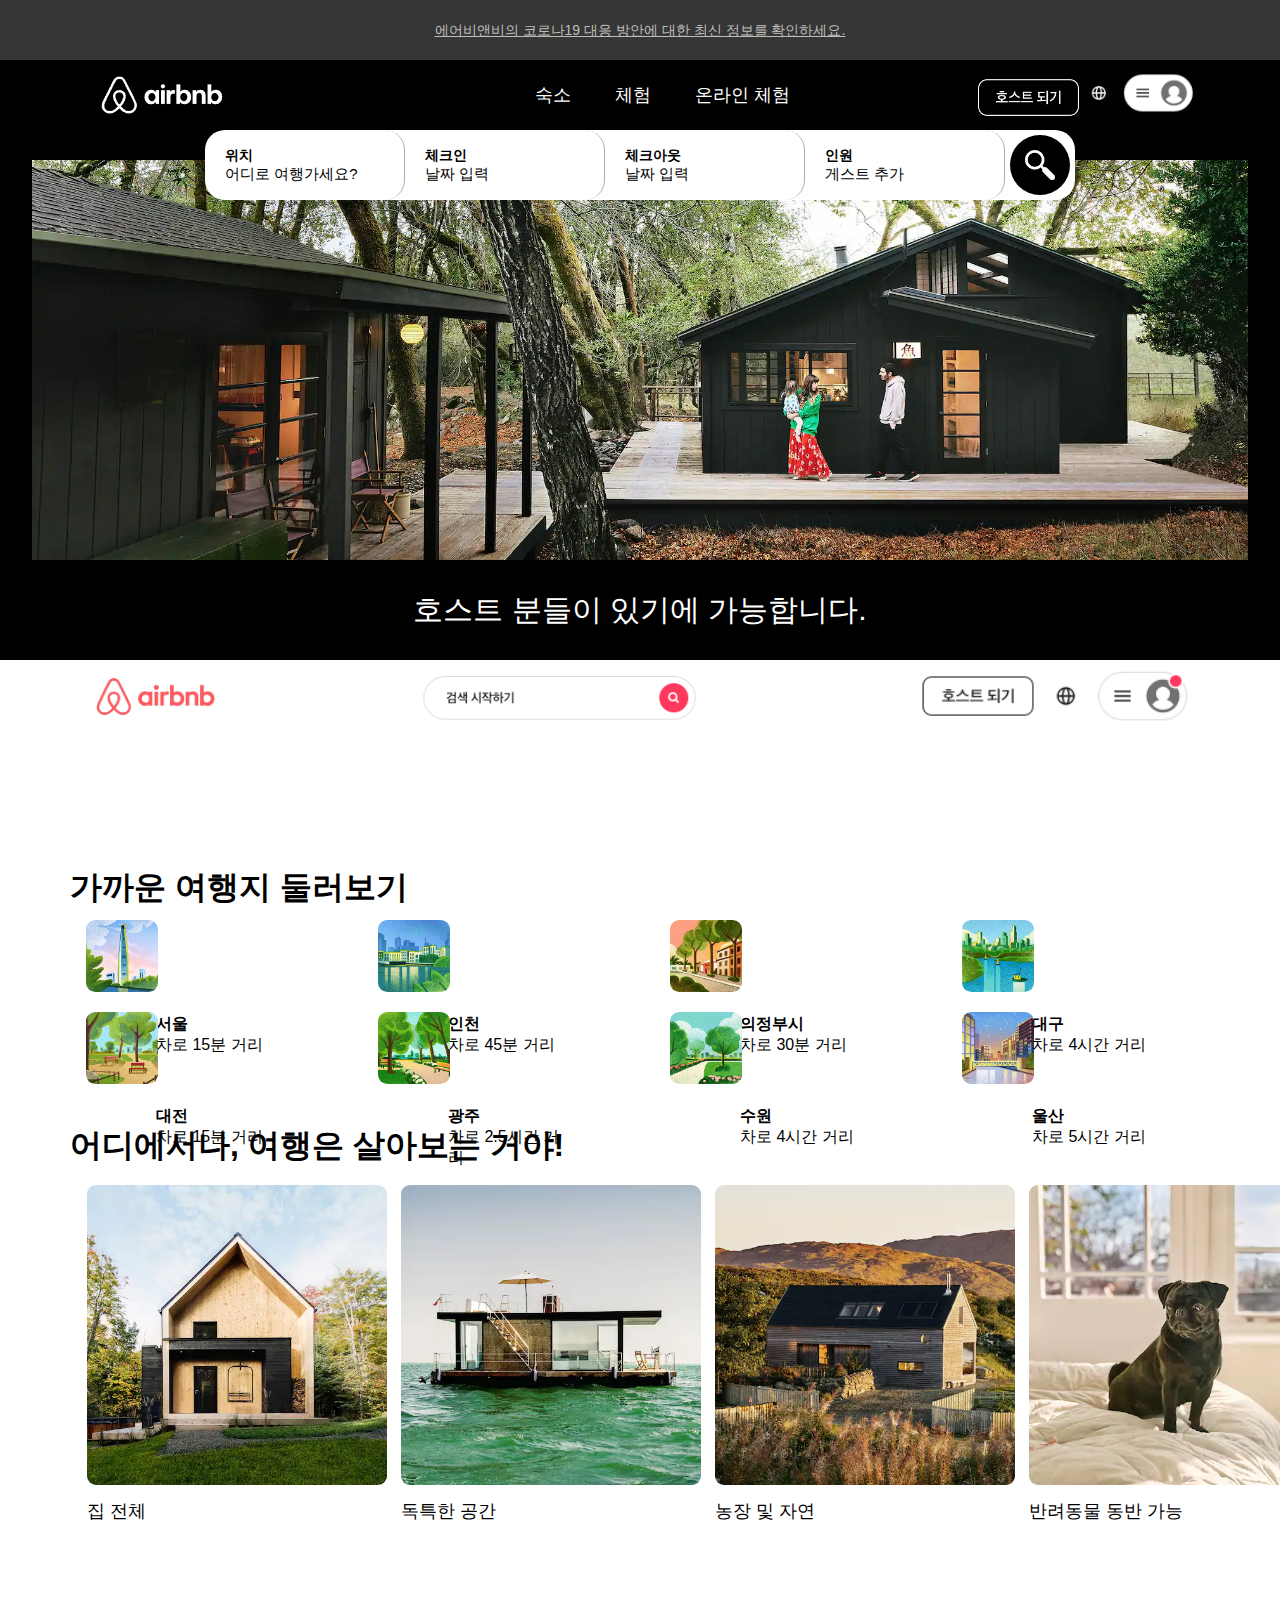
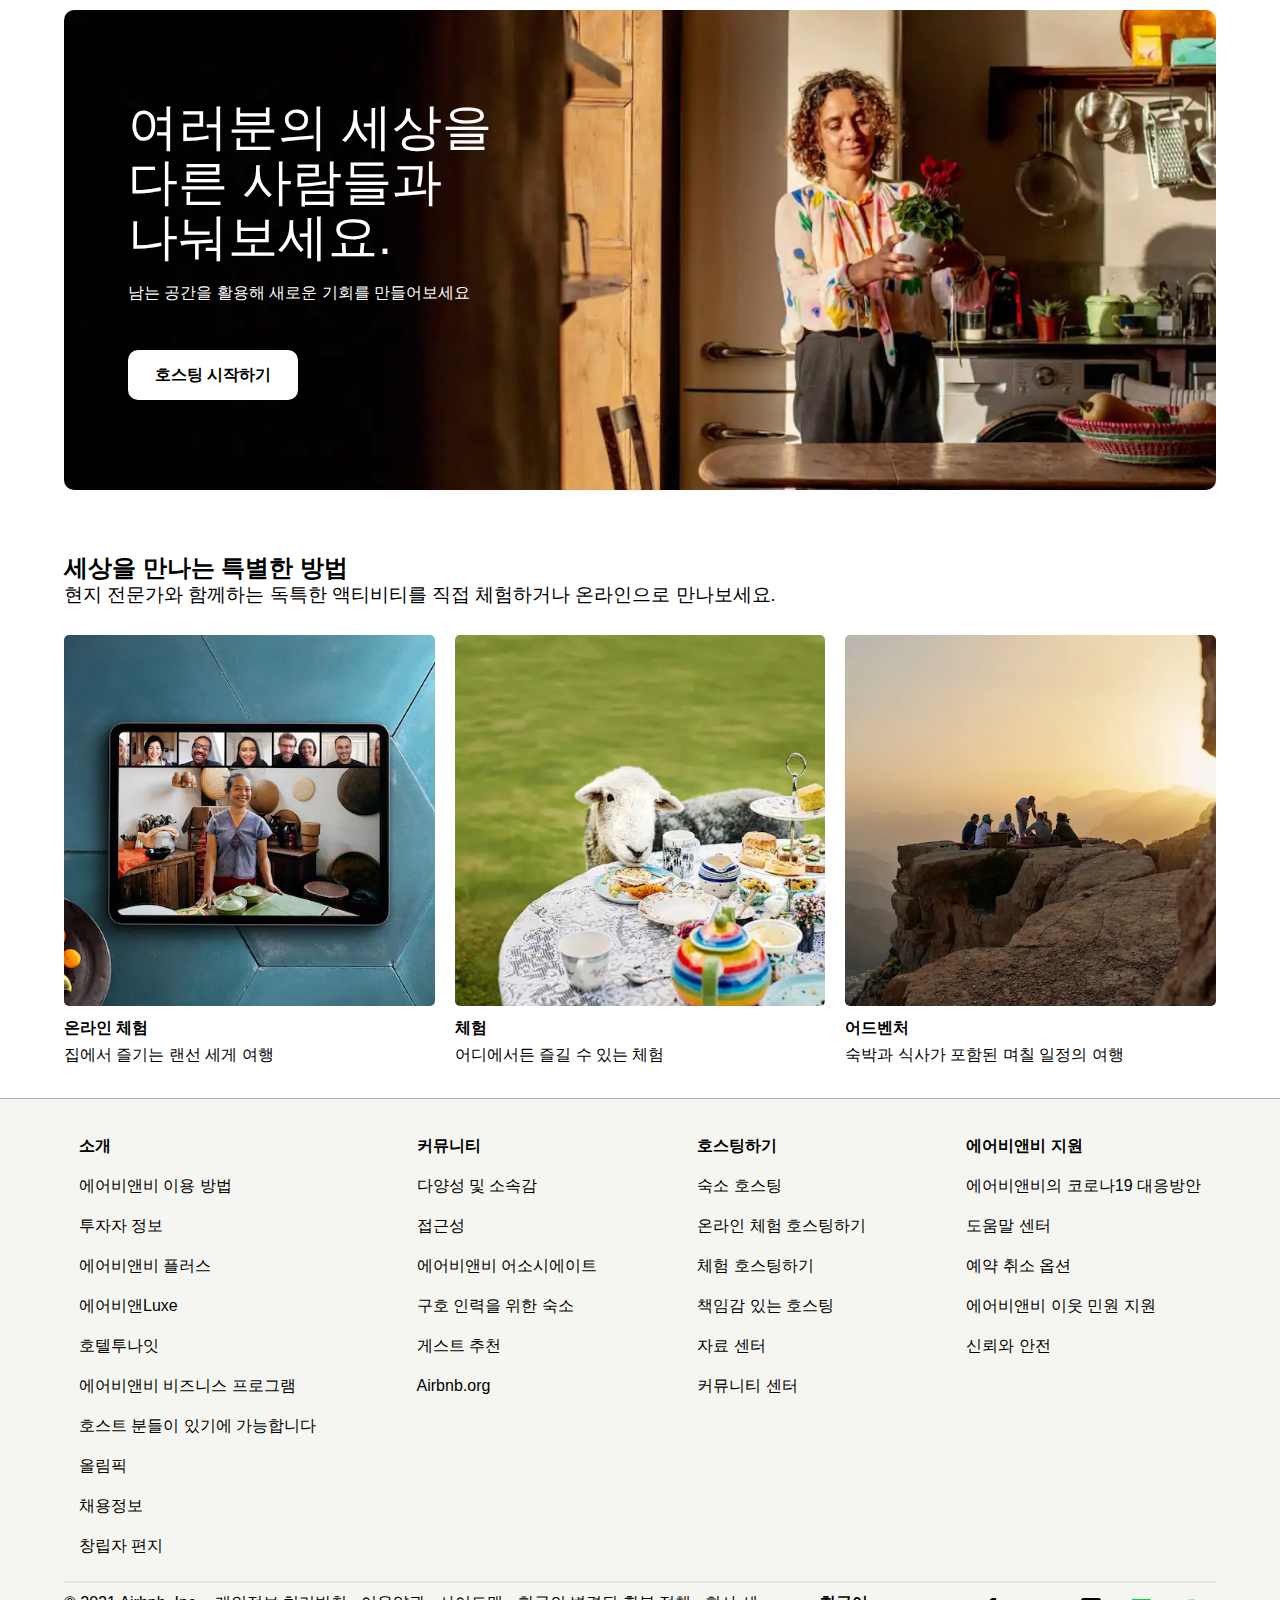
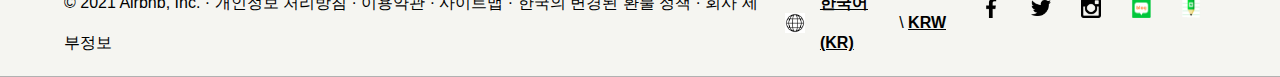
<file: index.html>
<!DOCTYPE html>
<html>
  <head>
    <meta charset="utf-8" />
    <title>Airbnb</title>
    <link rel="stylesheet" type="text/css" href="css/style.css"/>
  </head>



  <body>
    <!-- 아영 -->
    <div id="ayoung">
      <header>
        <div class="grayheader">
          <span class="info">
            <a href="https://www.airbnb.co.kr">에어비앤비의 코로나19 대응 방안에 대한 최신 정보를 확인하세요.</a>
          </span>
        </div>
      </header>
      <main>
        <div class="blackbox top">
          <img class="icon" src=img/logo.png width="140px" height="45px" alt="airbnb logo">
          <div class="words">
            <div class="wordinside">숙소</div>
            <div class="wordinside">체험</div>
            <div class="wordinside">온라인 체험</div>
          </div>
          <div class="righticon">
            <img id="hosticon" src=img/hosticon.png width="110px" height="45px" alt="hosticon">
            <img id="globalperson" src=img/globalperson.png width="110px" height="45px" alt="globalperson">
          </div>
        </div>
        <div class="whiteboxlayout">
          <div class="whitebox">
            <div class="title">위치</div>
            <div class="what">어디로 여행가세요?</div>
          </div>
          <div class="whitebox">
            <div class="title">체크인</div>
            <div class="what">날짜 입력</div>
          </div>
          <div class="whitebox">
            <div class="title">체크아웃</div>
            <div class="what">날짜 입력</div>
          </div>
          <div class="whitebox">
            <div class="title">인원</div>
            <div class="what">게스트 추가</div>
          </div>
          <div class="searchbox">
            <img id="search" src="img/search.png" width="30px" height="30px" alt="search icon">
          </div>
        </div>
        <div class="blackbox">
          <img id="house" src=img/house.png width="95%" height="400px" alt="house">
        </div>
        <div class="blackbox" id="host">호스트 분들이 있기에 가능합니다.</div>
      </main>

    </div>

    <!-- 인규 -->
    
      <!--header-->
      <header>
        <div class = "container" id="flex">
          <div class = "header-container">
            <span class="logo">
                <a href = "https://www.airbnb.co.kr">
                  <img class="icon" src="img/airbnb_logo.jpg" alt="airbnb logo"/>
                </a>
            </span>
          </div>
          <div class = "header-container">
            <span class="search">
              <img class="search-bar" src="img/airbnb_searchbar.jpg" alt="airbnb search bar"/>
            </span>
          </div>
          <div class = "header-container">
            <span>
              <img class= "icon-list" src="img/airbnb_icon_list.jpg" alt="airbnb icon list"/>
            </span>
          </div>
        </div>  
      </header>


      <!--body-->
    <div id = "NQ">
      <h2 class = "header">가까운 여행지 둘러보기</h2>
      <div class = "places">

        <div class = "container" id="flex">
        <!--위치-1-->
          <div class = "place-container">
            <img class= "place-photo" src="img/airbnb_서울.jpg"/> 
            <span class = "place-info"> 
              <br>
              <span class = "place-name">서울</span><br>
              <span class = "place-arrivaltime">차로 15분 거리  </span>
            </span>
          </div>


          <!--위치-2-->
          <div class = "place-container">
            <img class= "place-photo" src="img/airbnb_인천.jpg"/> 
            <span class = "place-info"> 
              <br>
              <span class = "place-name">인천</span><br>
              <span class = "place-arrivaltime">차로 45분 거리</span>
            </span>
          </div>


          <!--위치-3-->
          <div class = "place-container">
            <img class= "place-photo" src="img/airbnb_의정부시.jpg"/> 
            <span class = "place-info"> 
              <br>
              <span class = "place-name">의정부시</span><br>
              <span class = "place-arrivaltime">차로 30분 거리</span>
            </span>
          </div>


          <!--위치-4-->
          <div class = "place-container">
            <img class= "place-photo" src="img/airbnb_대구.jpg"/> 
            <span class = "place-info"> 
              <br>
              <span class = "place-name">대구</span><br>
              <span class = "place-arrivaltime">차로 4시간 거리</span>
            </span>
          </div>
        </div>


        <div class = "container" id="flex">
          <!--위치-5-->
          <div class = "place-container">
            <img class= "place-photo" src="img/airbnb_대전.jpg"/> 
            <span class = "place-info"> 
              <br>
              <span class = "place-name">대전</span><br>
              <span class = "place-arrivaltime">차로 15분 거리</span>
            </span>
          </div>

          <!--위치-6-->
          <div class = "place-container">
            <img class= "place-photo" src="img/airbnb_광주.jpg"/> 
            <span class = "place-info"> 
              <br>
              <span class = "place-name">광주</span><br>
              <span class = "place-arrivaltime">차로 2.5시간 거리</span>
            </span>
          </div>

          <!--위치-7-->
          <div class = "place-container">
            <img class= "place-photo" src="img/airbnb_수원.jpg"/> 
            <span class = "place-info"> 
              <br>
              <span class = "place-name">수원</span><br>
              <span class = "place-arrivaltime">차로 4시간 거리</span>
            </span>
          </div>


          <!--위치-8-->
          <div class = "place-container">
            <img class= "place-photo" src="img/airbnb_울산.jpg"/> 
            <span class = "place-info"> 
              <br>
              <span class = "place-name">울산</span><br>
              <span class = "place-arrivaltime">차로 5시간 거리</span>
            </span>
          </div>

        </div>




        <h2 class = "header">어디에서나, 여행은 살아보는 거야!</h2>

        

        <div class = "place-types">
          <div class = "container" id="flex">
            <!--장소-타입-1-->
            <div class = "house-type-container">
              <img class= "house-type-photo" src="img/airbnb_집전체.jpg" width = "300px" alt= "photo of house"/>
              <div class = "house-type-name">집 전체</div>
            </div>
            <!--장소-타입-2-->
            <div class = "house-type-container">
              <img class= "house-type-photo" src="img/airbnb_독특한공간.jpg" width = "300px" alt= "photo of house"/>
              <div class = "house-type-name">독특한 공간</div>
            </div>
            <!--장소-타입-3-->
            <div class = "house-type-container">
              <img class= "house-type-photo" src="img/airbnb_농장및자연.jpg" width = "300px" alt= "photo of house"/>
              <div class = "house-type-name">농장 및 자연</div>
            </div>
            <!--장소-타입-4-->
            <div class = "house-type-container">
              <img class= "house-type-photo" src="img/airbnb_반려동물.jpg" width = "300px" alt= "photo of house"/>
              <div class = "house-type-name">반려동물 동반 가능</div>
            </div>
          </div>
        </div>

      </div>
    </div>



    <!-- 지우 -->
    <div id='jw'>
      <div class='jw-starthosting'>
        <div class='jw-starthosting-title'>여러분의 세상을<br>다른 사람들과<br>나눠보세요.</div>
        <div>남는 공간을 활용해 새로운 기회를 만들어보세요</div>
        <b class='jw-starthosting-button'>호스팅 시작하기</b>
      </div>
      <div class='jw-specific'>
        <h2>세상을 만나는 특별한 방법</h2>
        <h3>현지 전문가와 함께하는 독특한 액티비티를 직접 체험하거나 온라인으로 만나보세요.</h3><br>
        <div class='jw-specific-content'>
          <div class='jw-specific-img'>
            <img src='img/dhsfkdlscpgja.webp'>
            <div class='jw-expl'>
              <b>온라인 체험</b><br>
              <div>집에서 즐기는 랜선 세게 여행</div>
            </div>
          </div>
          <div class='jw-specific-img jw-expr'>
            <img src='img/cpgja.webp'>
            <div class='jw-expl'>
              <b>체험</b><br>
              <div>어디에서든 즐길 수 있는 체험</div>
            </div>
          </div>
          <div class='jw-specific-img'>
            <img src='img/djemqpscj.webp'>
            <div class='jw-expl'>
              <b>어드벤처</b><br>
              <div>숙박과 식사가 포함된 며칠 일정의 여행</div>
            </div>
          </div>
        </div>
      </div>
      <footer>
        <div class='jw-footer-links'>
          <section class='jw-box'>
            <h4 class='jw-url-heading'>소개</h4>
            <ul class='jw-ul'>
              <li class='url-list'>에어비앤비 이용 방법</li> 
              <li class='url-list'>투자자 정보</li> 
              <li class='url-list'>에어비앤비 플러스</li>
              <li class='url-list'>에어비앤Luxe</li>
              <li class='url-list'>호텔투나잇</li>
              <li class='url-list'>에어비앤비 비즈니스 프로그램</li>
              <li class='url-list'>호스트 분들이 있기에 가능합니다</li>
              <li class='url-list'>올림픽</li>
              <li class='url-list'>채용정보</li>  
              <li class='url-list'>창립자 편지</li>    
            </ul>
          </section>
          <section class='jw-box'>
            <h4 class='jw-url-heading'>커뮤니티</h4>
            <ul class='jw-ul'>
              <li class='url-list'>다양성 및 소속감</li>
              <li class='url-list'>접근성</li>
              <li class='url-list'>에어비앤비 어소시에이트</li>
              <li class='url-list'>구호 인력을 위한 숙소</li>
              <li class='url-list'>게스트 추천</li>
              <li class='url-list'>Airbnb.org</li>          
            </ul>
          </section>
          <section class='jw-box'>
            <h4 class='jw-url-heading'>호스팅하기</h4>
            <ul class='jw-ul'>
              <li class='url-list'>숙소 호스팅</li>
              <li class='url-list'>온라인 체험 호스팅하기</li>
              <li class='url-list'>체험 호스팅하기</li>
              <li class='url-list'>책임감 있는 호스팅</li>
              <li class='url-list'>자료 센터</li>
              <li class='url-list'>커뮤니티 센터</li>       
            </ul>
          </section>
          <section class='jw-box'>
            <h4 class='jw-url-heading'>에어비앤비 지원</h4>
            <ul class='jw-ul'>
              <li class='url-list'>에어비앤비의 코로나19 대응방안</li>
              <li class='url-list'>도움말 센터</li>
              <li class='url-list'>예약 취소 옵션</li>
              <li class='url-list'>에어비앤비 이웃 민원 지원</li>
              <li class='url-list'>신뢰와 안전</li>      
            </ul>
          </section>
        </div>
        <div class='jw-footer-bot'>
          <div class='jw-footer-copyright'>
          © 2021 Airbnb, Inc.
          · 개인정보 처리방침
          · 이용약관
          · 사이트맵
          · 한국의 변경된 환불 정책
          · 회사 세부정보 
          </div>
          <div class='jw-footer-logo'>
            <div class='jw-logos1'>
              <img src='img/global.png'>
              <strong><u>한국어(KR)</u></strong>
              \&nbsp;<strong><u>KRW</u></strong>
            </div>
            <div class='jw-logos2'>
              <img src='img/facebook.png'> 
              <img src='img/twitter.png'>
              <img src='img/instagram.png'>
              <img src='img/naver blog.png'>
              <img src='img/naver.png'>
            </div>
          </div>
        </div>
      </footer>
    </div>

  </body>
</html>
</file>
<file: css/style.css>
/* 아영 */
* {
    margin : 0;
    padding : 0;
    font-family: "Airbnb Cereal", Arial, Helvetica, sans-serif;
}

#ayoung header .grayheader {
    display: flex;
    /* box-sizing: border-box; */
    width: 100%;
    height: 60px;
    background-color: #363636;
    justify-content: center;
    /* position: fixed; */
    align-items: center;
    top: 0;
    left: 0;
    margin: 0px 0px 0px 0px;
    min-width: 900px;
}

#ayoung header .grayheader .info a {
    font-size: 14px;
    text-decoration: underline;
    color: #BEBDB8;
}

#ayoung header .grayheader .info a:hover {
    color: rgb(207, 206, 206);
}

#ayoung main .blackbox {
    display: flex;
    background-color: black;
    width: 100%;
    top: 0;
    left: 0;
    align-items: center;
    justify-content: space-around;
    min-width: 900px;
    /*padding-top: 20px;*/
}

#ayoung main .top {
    height: 70px;
    padding-bottom: 30px;
}

#ayoung .blackbox .words {
    width: 300px;
    display: flex;
    font-size: 18px;
    color: white;
    justify-content: space-around;
    align-items: center;
    margin-left: 100px;
    min-width: 200px;
}

#ayoung .blackbox .words .wordinside:hover {
    border-bottom: 1.2px solid white;
    color: rgb(170, 169, 169);
}

#ayoung .blackbox .righticon {
    display: flex;
    flex-wrap: nowrap;
}

#ayoung .blackbox #hosticon {
    margin: 5px 5px 0px 0px;
}

#ayoung #host {
    color: white;
    height: 100px;
    font-size: 30px;
}

#ayoung .whiteboxlayout {
    box-sizing: border-box;
    display: flex;
    position: absolute;
    width: 870px;
    height: 70px;
    z-index: 10;
    top: 130px;
    left: calc(50% - 435px);
    background-color: white;
    align-items: stretch;
    justify-content: space-around;
    border-radius: 20px;
}

#ayoung .whiteboxlayout .whitebox {
    display: flex;
    flex-direction: column;
    justify-content: center;
    width: 180px;
    height: 70px;
    border-radius: 20px;
    padding-left: 20px;
    border-right: 1.2px solid rgb(172, 171, 171);
}

#ayoung .whiteboxlayout .whitebox:hover {
    background-color: rgb(233, 231, 231);
}

#ayoung .whiteboxlayout .title {
    font-size: 14px;
    font-weight: bold;
}

#ayoung .whiteboxlayout .what {
    font-size: 15px;
}

#ayoung .whiteboxlayout .searchbox {
    display: flex;
    background-color: black;
    border-radius: 30px;
    height: 60px;
    width: 60px;
    margin: 5px 5px 5px 5px;
    justify-content: center;
    align-items: center;
}

/* 인규 */


#NQ header {
    height: 70px;
    z-index: 1;
    top: 0;
    background-color: white;
    border-bottom: 1px solid #D3D3D3;  
    justify-content: space-around;   
}

 .container {
    display: flex;
    justify-content: space-around;
    padding: 5px 5px;
}


.header-container {
    padding: 1px;
}

.icon {
    height: 60px;
    padding-left: 10px;
    padding-right: 20px;
}

.search-bar {
    height: 60px;
    padding-left : 20px;
    padding-right : 20px;
}

.icon-list {
    height: 60px;
    padding-right: 1px;
    padding-left:20px ;
}







#NQ {
    margin: 70px;
    margin-top: 100px;
}

#NQ .place-photo {
    height: 72px;
    width: 72px;
    border-radius: 13%;
    margin-right: 18px;
}

#NQ .house-type-photo{
    height: 300px;
    width: 300px;
    border-radius: 3%;
    border-right: 10px;
    margin-bottom: 10px;
    
    
}

#NQ .container {
    padding: 10px 10px ;
}

#NQ .place-container {
    padding-left : 6px;
    padding-right: 86px;
    height: 72px;
    width: 300px;
    min-width: 200px ;
    
}


#NQ .house-type-container {
    padding: 7px;
    justify-content: space-around;
    
}


#NQ .place-info {
    float: right;
    width: 130px;
    min-width: 130;
    
    
}

#NQ .header {
    font-family: "Airbnb Cereal", Arial, Helvetica, sans-serif ;
    font-size: 32px;
}


#NQ h2{
    padding-top: 30px;

}

#NQ .place-name {
    font-family: "Airbnb Cereal", Arial, Helvetica, sans-serif ;
    font-weight: bold; 
    
}

#NQ .place-arrivaltime {
    font-family: "Airbnb Cereal", Arial, Helvetica, sans-serif ; 
    padding-right: 10px;
}

#NQ .house-type-name {
    font-family: "Airbnb Cereal", Arial, Helvetica, sans-serif ;
    font-size: 18px ;
    font-weight: normal ;

}


#NQ #flex {
    display: flex;
    justify-content: space-around;
}

/* 지우 */

ul {
    list-style: none;
}


#jw h3 {
    font-weight: normal;
}

.jw-starthosting {
    width: 90%;
    margin: 5%;
    height: 100%;
    padding: 7% 5%;
    box-sizing: border-box;
    margin-bottom: 3%;
    line-height: 55px;
    background-image: url('../img/background1.webp');
    background-size: cover;
    border-radius: 10px;
    color: white;
    display: flex;
    flex-direction: column;
    justify-content: center;
}

.jw-starthosting-title {
    font-size: 50px;
}

.jw-starthosting-button {
    border: white;
    width: 150px;
    height: 40px;
    margin-top: 3%;
    line-height: 40px;
    padding: 5px 10px;
    text-align: center;
    background-color: white;
    color: black;
    border-radius: 10px;
}

.jw-specific {
    line-height: 27px;
    width: 90%;
    margin: 5%;
    display: flex;
    flex-direction: column;
    margin-bottom: 30px;
}

.jw-specific-content {
    width: 100%;
    box-sizing: border-box;
    display: flex;
    flex-basis: 100%;
    justify-content: space-between;
}

.jw-expr {
    margin-left: 20px;
    margin-right: 20px; 
}

.jw-specific-img {
    flex-basis: 100%;
    flex-grow: 1 1 1;
    flex-shrink: 1 1 1;
}

.jw-specific-img img {
    width: 100%;
    height: auto;
    border-radius: 5px;
}

footer {
    width: 90%;
    background-color: rgb(245, 245, 241);
    border-top: 1px solid rgb(177, 177, 177);
    border-bottom: 1px solid rgb(177, 177, 177);
    line-height: 40px;
    padding: 1% 5%;
    display: flex;
    flex-direction: column;
}

.jw-footer-links {
    padding: 15px;
    display: flex;
    justify-content: space-between;
    flex-wrap: wrap;
}

.jw-footer-bot {
    display: flex;
    justify-content: space-between;
    width: 100%;
    border-top: 2.5px solid rgb(230, 230, 230);
}

.jw-footer-logo {
    display: flex;
}

.jw-footer-logo img {
    width: 20px;
    height: 20px;
    margin: 15px;
}

.jw-logos1 {
    display: flex;
    align-items: center;
}

.jw-logos1 strong {
    margin-right: 20px;
}

.jw-logos2 {
    height: 20px;
    display: flex;
}
</file>
